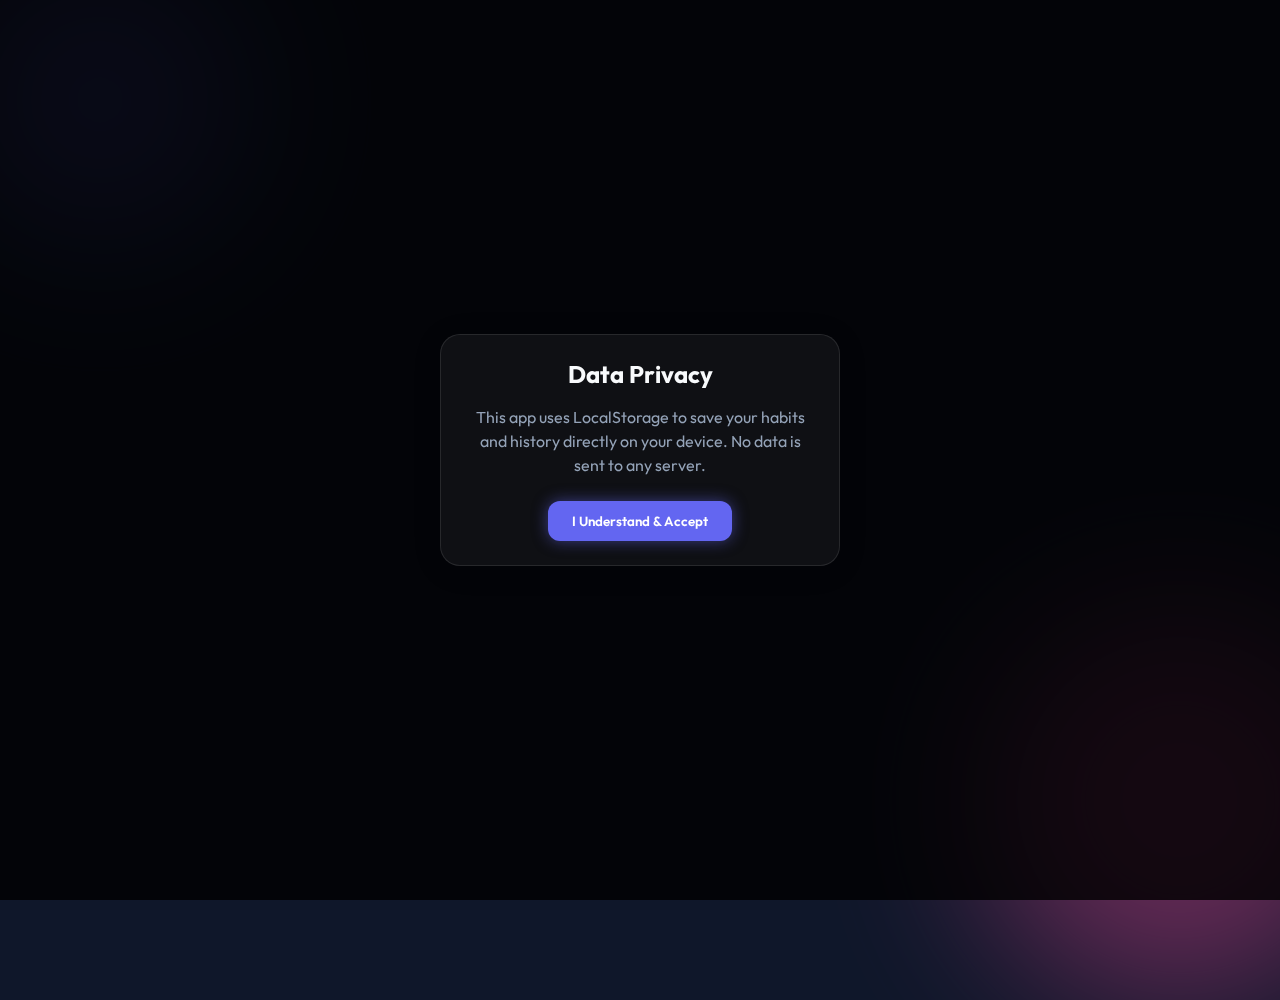
<file: DayTracker/index.html>
<!DOCTYPE html>
<html lang="en">

<head>
    <meta charset="UTF-8">
    <meta name="viewport" content="width=device-width, initial-scale=1.0">
    <title>Day Tracker</title>
    <link rel="stylesheet" href="style.css">
    <link rel="preconnect" href="https://fonts.googleapis.com">
    <link rel="preconnect" href="https://fonts.gstatic.com" crossorigin>
    <link href="https://fonts.googleapis.com/css2?family=Outfit:wght@300;400;500;600;700&display=swap" rel="stylesheet">
</head>

<body>
    <!-- Background Elements -->
    <div class="bg-orb orb-1"></div>
    <div class="bg-orb orb-2"></div>

    <!-- Consent Modal -->
    <div id="consent-modal" class="modal-overlay">
        <div class="modal-content glass-panel">
            <h2>Data Privacy</h2>
            <p>This app uses LocalStorage to save your habits and history directly on your device. No data is sent to
                any server.</p>
            <div class="modal-actions">
                <button id="btn-accept-storage" class="btn-primary">I Understand & Accept</button>
            </div>
        </div>
    </div>

    <!-- User Selection / Login -->
    <div id="login-screen" class="screen hidden">
        <div class="glass-panel login-panel">
            <h1>Day Tracker</h1>
            <p>Select or create a profile</p>
            <div id="user-list" class="user-list">
                <!-- User buttons injected here -->
            </div>
            <div class="new-user-form">
                <input type="text" id="new-username" placeholder="New Profile Name" maxlength="15">
                <button id="btn-create-user" class="btn-icon">+</button>
            </div>
        </div>
    </div>

    <!-- Main App Dashboard -->
    <div id="app-dashboard" class="screen hidden">
        <header class="app-header glass-panel">
            <div class="header-top">
                <h2 id="current-user-display">User</h2>
                <button id="btn-logout" class="btn-text">Switch User</button>
            </div>
        </header>

        <main class="app-content">
            <!-- Input Section -->
            <section class="input-section glass-panel">
                <div class="date-input-row">
                    <label for="date-picker">Date:</label>
                    <input type="date" id="date-picker">
                </div>

                <div class="time-selector">
                    <button class="time-btn active" data-time="Morning">Morning</button>
                    <button class="time-btn" data-time="Noon">Noon</button>
                    <button class="time-btn" data-time="Evening">Evening</button>
                    <button class="time-btn" data-time="Night">Night</button>
                </div>

                <div class="category-tabs">
                    <button class="cat-btn active" data-cat="Eating">🍔 Eating</button>
                    <button class="cat-btn" data-cat="Toilette">🚽 Toilette</button>
                    <button class="cat-btn" data-cat="Sports">🏃 Sports</button>
                    <button class="cat-btn" data-cat="Mood">😊 Mood</button>
                    <button class="cat-btn" data-cat="Sleeping">😴 Sleeping</button>
                </div>

                <div class="entry-form">
                    <div class="emoji-picker" id="emoji-options">
                        <!-- Emojis injected based on category -->
                    </div>
                    <textarea id="entry-text" placeholder="Add details..."></textarea>
                    <button id="btn-save-entry" class="btn-primary full-width">Save Entry</button>
                    <button id="btn-cancel-edit" class="btn-secondary full-width hidden">Cancel Edit</button>
                </div>
            </section>

            <!-- History Feed -->
            <section class="history-section">
                <h3>Activity Log</h3>
                <div id="activity-feed" class="feed-list">
                    <!-- Entries injected here -->
                </div>
            </section>
        </main>
    </div>

    <script src="script.js"></script>
</body>

</html>
</file>
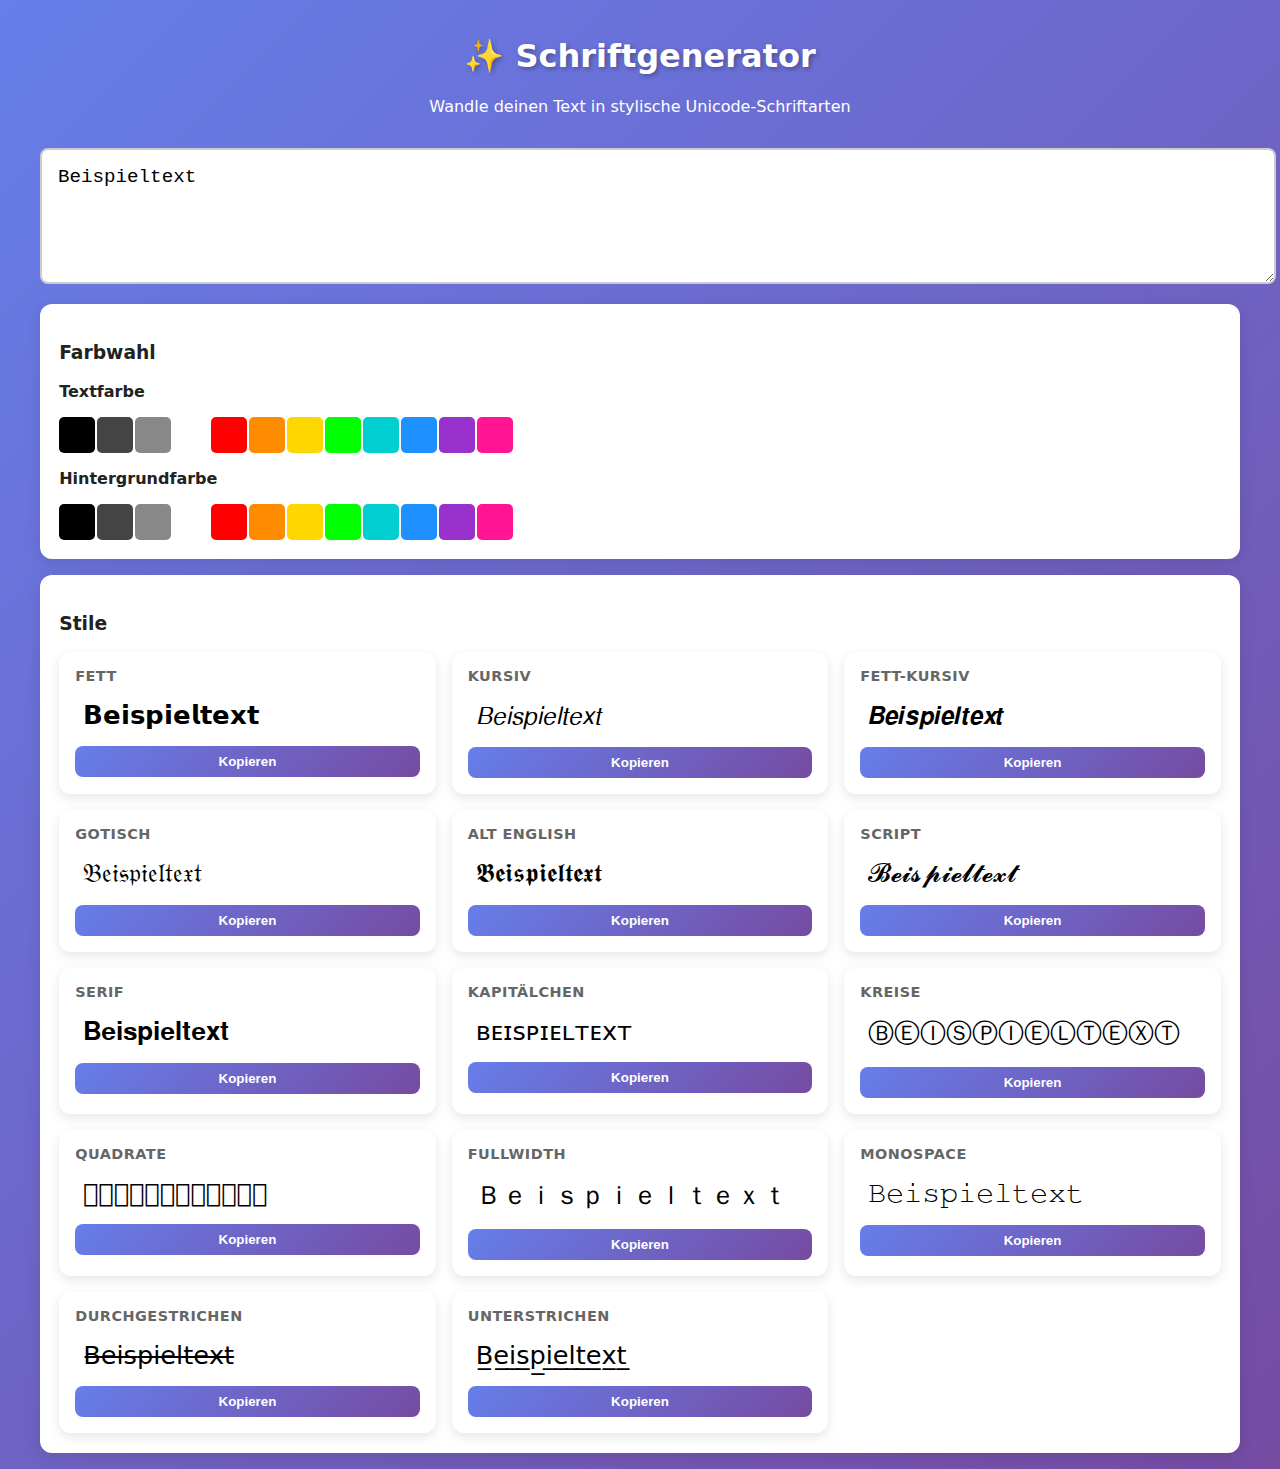
<file: font-generator.html>
<!DOCTYPE html>
<html lang="de">
<head>
<meta charset="UTF-8" />
<meta name="viewport" content="width=device-width, initial-scale=1" />
<title>Schriftgenerator – StyleText</title>
<style>
body {
  font-family: system-ui, "Segoe UI", sans-serif;
  background: linear-gradient(135deg, #667eea, #764ba2);
  color: #222;
  margin: 0;
  padding: 1rem;
  min-height: 100vh;
}
.container { max-width: 1200px; margin: 0 auto; }
h1 { text-align:center; color:white; text-shadow:2px 2px 5px rgba(0,0,0,0.3); }
.subtitle { text-align:center; color:white; margin-bottom:2rem; }
textarea {
  width:100%; min-height:100px; padding:1rem; font-size:1.2rem;
  border:2px solid #ccc; border-radius:8px; resize:vertical;
}
.controls, .styles { background:white; border-radius:12px; padding:1.2rem; margin-top:1rem; box-shadow:0 4px 16px rgba(0,0,0,0.1); }
.color-grid { display:grid; grid-template-columns:repeat(auto-fill,32px); gap:6px; }
.color-option {
  width:32px; height:32px; border-radius:5px; cursor:pointer;
  border:2px solid transparent; transition:transform .2s;
}
.color-option:hover { transform:scale(1.1); }
.color-option.selected { border-color:#667eea; box-shadow:0 0 0 2px white, 0 0 0 4px #667eea; }
.styles-container { display:grid; grid-template-columns:repeat(auto-fill,minmax(280px,1fr)); gap:1rem; margin-top:1rem; }
.style-card {
  background:#fff; border-radius:12px; padding:1rem; box-shadow:0 4px 12px rgba(0,0,0,0.1);
  display:flex; flex-direction:column; gap:0.5rem;
}
.style-card h3 { margin:0; font-size:0.9rem; color:#666; text-transform:uppercase; letter-spacing:0.5px; }
.converted-text {
  font-size:1.6rem; user-select:all; padding:0.5rem; border-radius:8px;
  word-break:break-word; transition:background .3s, color .3s;
}
button {
  background:linear-gradient(135deg,#667eea,#764ba2); color:#fff; border:none;
  border-radius:8px; padding:0.5rem 1rem; cursor:pointer;
  font-weight:600; transition:transform .2s;
}
button:hover { transform:translateY(-1px); box-shadow:0 4px 10px rgba(0,0,0,0.2); }
#toast {
  position:fixed; bottom:40px; left:50%; transform:translateX(-50%);
  background:#323232; color:white; padding:1rem 1.5rem; border-radius:8px;
  visibility:hidden; opacity:0; transition:opacity .4s;
}
#toast.show { visibility:visible; opacity:1; }
</style>
</head>
<body>
<div class="container">
  <h1>✨ Schriftgenerator</h1>
  <p class="subtitle">Wandle deinen Text in stylische Unicode-Schriftarten</p>

  <textarea id="inputText" placeholder="Gib deinen Text ein...">Beispieltext</textarea>

  <div class="controls">
    <h3>Farbwahl</h3>
    <p><strong>Textfarbe</strong></p>
    <div class="color-grid" id="textGrid"></div>
    <p><strong>Hintergrundfarbe</strong></p>
    <div class="color-grid" id="bgGrid"></div>
  </div>

  <div class="styles">
    <h3>Stile</h3>
    <div class="styles-container" id="styles"></div>
  </div>
</div>
<div id="toast">✓ Kopiert!</div>

<script>
const stylesContainer=document.getElementById("styles");
const input=document.getElementById("inputText");
const toast=document.getElementById("toast");
let textColor="#000", bgColor="transparent";
const colors=["#000000","#444","#888","#fff","#ff0000","#ff8c00","#ffd700","#00ff00","#00ced1","#1e90ff","#9932cc","#ff1493"];
const textGrid=document.getElementById("textGrid");
const bgGrid=document.getElementById("bgGrid");

function buildPalette(grid,type){
  colors.forEach(c=>{
    const el=document.createElement("div");
    el.className="color-option";
    el.style.background=c;
    el.onclick=()=>{
      if(type==="text"){textColor=c; setSelected(grid,el);}else{bgColor=c; setSelected(grid,el);}
      refresh();
    };
    grid.appendChild(el);
  });
}
function setSelected(grid,el){grid.querySelectorAll(".color-option").forEach(e=>e.classList.remove("selected"));el.classList.add("selected");}
buildPalette(textGrid,"text"); buildPalette(bgGrid,"bg");

const fonts=[
  ["Fett","𝗔𝗕𝗖𝟭𝟮𝟯"],
  ["Kursiv","𝘈𝘣𝘤"],
  ["Fett-Kursiv","𝘼𝙗𝙘"],
  ["Gotisch","𝔄𝔟𝔠"],
  ["Alt English","𝕬𝖇𝖈"],
  ["Script","𝓐𝓫𝓬"],
  ["Serif","𝐀𝐛𝐜"],
  ["Kapitälchen","ᴀʙᴄ"],
  ["Kreise","Ⓐⓑⓒ"],
  ["Quadrate","🄰🄱🄲"],
  ["Fullwidth","ＡＢＣ"],
  ["Monospace","𝙰𝚋𝚌"],
  ["Durchgestrichen","A̶B̶C̶"],
  ["Unterstrichen","A̲B̲C̲"]
];

function convert(text,type){
  const maps={
    bold:["𝗔","𝗭","𝗮","𝘇"], italic:["𝘈","𝘡","𝘢","𝘻"],
    boldItalic:["𝘼","𝙕","𝙖","𝙯"], serif:["𝐀","𝐙","𝐚","𝐳"],
    monospace:["𝙰","𝚉","𝚊","𝚣"], fullwidth:["Ａ","Ｚ","ａ","ｚ"],
    script:["𝓐","𝓩","𝓪","𝔃"], fraktur:["𝔄","ℨ","𝔞","𝔷"], alt:["𝕬","𝖅","𝖆","𝖟"]
  };
  const map=maps[type];
  if(!map)return text;
  const [A,Z,a,z]=map;
  let out="";
  for(const ch of text){
    const code=ch.charCodeAt(0);
    if(code>=65&&code<=90) out+=String.fromCodePoint(code+(A.codePointAt(0)-65));
    else if(code>=97&&code<=122) out+=String.fromCodePoint(code+(a.codePointAt(0)-97));
    else out+=ch;
  }
  return out;
}

function copyText(t){navigator.clipboard.writeText(t);toast.classList.add("show");setTimeout(()=>toast.classList.remove("show"),1500);}

function refresh(){
  stylesContainer.innerHTML="";
  const val=input.value||"Beispieltext";
  fonts.forEach(([name,sample])=>{
    const div=document.createElement("div");
    div.className="style-card";
    const h3=document.createElement("h3");
    h3.textContent=name;
    const p=document.createElement("div");
    p.className="converted-text";
    p.style.color=textColor;
    p.style.background=bgColor;
    p.textContent=(() => {
      switch(name){
        case "Fett": return convert(val,"bold");
        case "Kursiv": return convert(val,"italic");
        case "Fett-Kursiv": return convert(val,"boldItalic");
        case "Gotisch": return convert(val,"fraktur");
        case "Alt English": return convert(val,"alt");
        case "Script": return convert(val,"script");
        case "Serif": return convert(val,"serif");
        case "Monospace": return convert(val,"monospace");
        case "Fullwidth": return convert(val,"fullwidth");
        case "Kapitälchen": return val.toUpperCase().replace(/[A-Z]/g,ch=>"ᴀʙᴄᴅᴇғɢʜɪᴊᴋʟᴍɴᴏᴘǫʀsᴛᴜᴠᴡxʏᴢ"[ch.charCodeAt(0)-65]||ch);
        case "Kreise": return val.replace(/[A-Za-z]/g,ch=>String.fromCharCode(0x24B6+(ch.toUpperCase().charCodeAt(0)-65)));
        case "Quadrate": return val.replace(/[A-Za-z]/g,ch=>String.fromCharCode(0x1F130+(ch.toUpperCase().charCodeAt(0)-65)));
        case "Durchgestrichen": return val.split("").map(c=>c+"̶").join("");
        case "Unterstrichen": return val.split("").map(c=>c+"̲").join("");
        default: return val;
      }
    })();
    const btn=document.createElement("button");
    btn.textContent="Kopieren";
    btn.onclick=()=>copyText(p.textContent);
    div.append(h3,p,btn);
    stylesContainer.appendChild(div);
  });
}

input.addEventListener("input",refresh);
refresh();
</script>
</body>
</html>
</file>
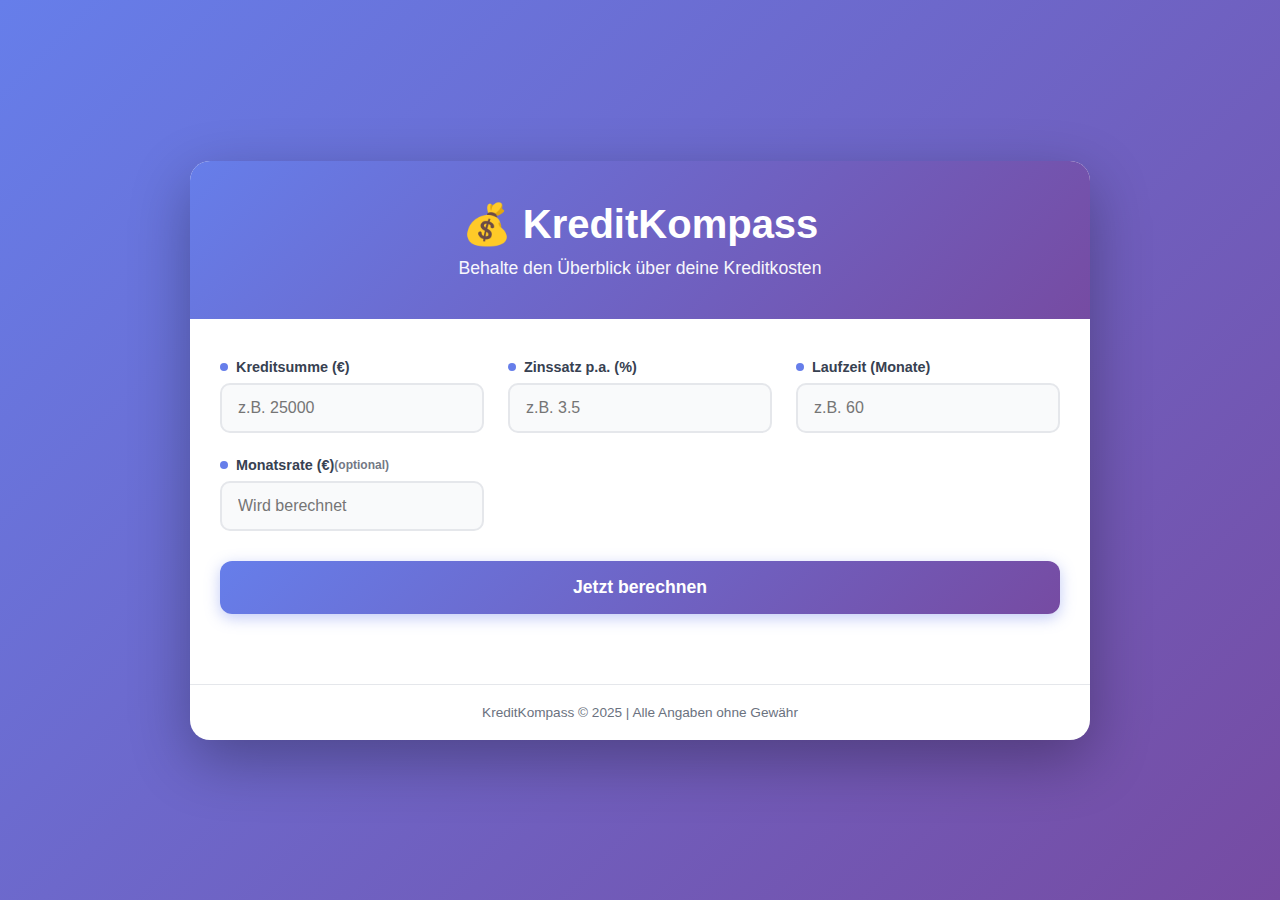
<file: KreditKompass.html>
<!DOCTYPE html>
<html lang="de">
<head>
    <meta charset="UTF-8">
    <meta name="viewport" content="width=device-width, initial-scale=1.0">
    <title>KreditKompass - Intelligenter Kreditrechner</title>
    <style>
        * {
            margin: 0;
            padding: 0;
            box-sizing: border-box;
        }

        body {
            font-family: -apple-system, BlinkMacSystemFont, 'Segoe UI', Roboto, 'Helvetica Neue', Arial, sans-serif;
            background: linear-gradient(135deg, #667eea 0%, #764ba2 100%);
            min-height: 100vh;
            padding: 20px;
            display: flex;
            align-items: center;
            justify-content: center;
        }

        .container {
            max-width: 900px;
            width: 100%;
            background: white;
            border-radius: 20px;
            box-shadow: 0 20px 60px rgba(0, 0, 0, 0.3);
            overflow: hidden;
        }

        .header {
            background: linear-gradient(135deg, #667eea 0%, #764ba2 100%);
            color: white;
            padding: 40px 30px;
            text-align: center;
        }

        .header h1 {
            font-size: 2.5rem;
            margin-bottom: 10px;
            font-weight: 700;
        }

        .header p {
            font-size: 1.1rem;
            opacity: 0.95;
        }

        .content {
            padding: 40px 30px;
        }

        .input-section {
            display: grid;
            grid-template-columns: repeat(auto-fit, minmax(250px, 1fr));
            gap: 24px;
            margin-bottom: 30px;
        }

        .input-group {
            display: flex;
            flex-direction: column;
        }

        .input-group label {
            font-size: 0.9rem;
            font-weight: 600;
            color: #374151;
            margin-bottom: 8px;
            display: flex;
            align-items: center;
        }

        .input-group label::before {
            content: '';
            display: inline-block;
            width: 8px;
            height: 8px;
            background: #667eea;
            border-radius: 50%;
            margin-right: 8px;
        }

        .input-group input {
            width: 100%;
            padding: 14px 16px;
            border: 2px solid #e5e7eb;
            border-radius: 10px;
            font-size: 1rem;
            transition: all 0.3s ease;
            background: #f9fafb;
        }

        .input-group input:focus {
            outline: none;
            border-color: #667eea;
            background: white;
            box-shadow: 0 0 0 3px rgba(102, 126, 234, 0.1);
        }

        .input-group input:hover {
            border-color: #9ca3af;
        }

        .btn-calculate {
            width: 100%;
            padding: 16px 32px;
            background: linear-gradient(135deg, #667eea 0%, #764ba2 100%);
            color: white;
            border: none;
            border-radius: 12px;
            font-size: 1.1rem;
            font-weight: 600;
            cursor: pointer;
            transition: all 0.3s ease;
            margin-bottom: 30px;
            box-shadow: 0 4px 15px rgba(102, 126, 234, 0.4);
        }

        .btn-calculate:hover {
            transform: translateY(-2px);
            box-shadow: 0 6px 20px rgba(102, 126, 234, 0.6);
        }

        .btn-calculate:active {
            transform: translateY(0);
        }

        .error-message {
            background: #fef2f2;
            border-left: 4px solid #ef4444;
            color: #991b1b;
            padding: 12px 16px;
            border-radius: 8px;
            margin-bottom: 20px;
            display: none;
        }

        .results {
            background: linear-gradient(135deg, #f3f4f6 0%, #e5e7eb 100%);
            border-radius: 16px;
            padding: 30px;
            display: none;
        }

        .results.show {
            display: block;
            animation: slideIn 0.5s ease;
        }

        @keyframes slideIn {
            from {
                opacity: 0;
                transform: translateY(20px);
            }
            to {
                opacity: 1;
                transform: translateY(0);
            }
        }

        .results h2 {
            color: #1f2937;
            font-size: 1.5rem;
            margin-bottom: 24px;
            text-align: center;
        }

        .result-grid {
            display: grid;
            grid-template-columns: repeat(auto-fit, minmax(200px, 1fr));
            gap: 20px;
        }

        .result-item {
            background: white;
            padding: 20px;
            border-radius: 12px;
            text-align: center;
            box-shadow: 0 2px 8px rgba(0, 0, 0, 0.05);
            transition: all 0.3s ease;
        }

        .result-item:hover {
            transform: translateY(-4px);
            box-shadow: 0 4px 12px rgba(0, 0, 0, 0.1);
        }

        .result-label {
            font-size: 0.85rem;
            color: #6b7280;
            margin-bottom: 8px;
            text-transform: uppercase;
            letter-spacing: 0.5px;
        }

        .result-value {
            font-size: 1.8rem;
            font-weight: 700;
            color: #667eea;
        }

        .result-summary {
            background: white;
            padding: 20px;
            border-radius: 12px;
            margin-top: 20px;
            border-left: 4px solid #667eea;
        }

        .result-summary p {
            color: #374151;
            line-height: 1.6;
            font-size: 0.95rem;
        }

        .footer {
            text-align: center;
            padding: 20px;
            color: #6b7280;
            font-size: 0.85rem;
            border-top: 1px solid #e5e7eb;
        }

        @media (max-width: 768px) {
            .header h1 {
                font-size: 2rem;
            }

            .header p {
                font-size: 1rem;
            }

            .content {
                padding: 30px 20px;
            }

            .input-section {
                grid-template-columns: 1fr;
            }
        }
    </style>
</head>
<body>
    <div class="container">
        <div class="header">
            <h1>💰 KreditKompass</h1>
            <p>Behalte den Überblick über deine Kreditkosten</p>
        </div>

        <div class="content">
            <div class="error-message" id="errorMessage">
                Bitte fülle alle Felder mit gültigen Werten aus.
            </div>

            <div class="input-section">
                <div class="input-group">
                    <label for="creditAmount">Kreditsumme (€)</label>
                    <input type="number" id="creditAmount" placeholder="z.B. 25000" min="0" step="100">
                </div>

                <div class="input-group">
                    <label for="interestRate">Zinssatz p.a. (%)</label>
                    <input type="number" id="interestRate" placeholder="z.B. 3.5" min="0" step="0.01">
                </div>

                <div class="input-group">
                    <label for="duration">Laufzeit (Monate)</label>
                    <input type="number" id="duration" placeholder="z.B. 60" min="1" step="1">
                </div>

                <div class="input-group">
                    <label for="monthlyRate">Monatsrate (€) <small style="opacity:0.7">(optional)</small></label>
                    <input type="number" id="monthlyRate" placeholder="Wird berechnet" min="0" step="10">
                </div>
            </div>

            <button class="btn-calculate" onclick="calculateCredit()">
                Jetzt berechnen
            </button>

            <div class="results" id="results">
                <h2>📊 Deine Kreditübersicht</h2>

                <div class="result-grid">
                    <div class="result-item">
                        <div class="result-label">Monatsrate</div>
                        <div class="result-value" id="displayRate">–</div>
                    </div>

                    <div class="result-item">
                        <div class="result-label">Gesamtzinsen</div>
                        <div class="result-value" id="displayInterest">–</div>
                    </div>

                    <div class="result-item">
                        <div class="result-label">Gesamtrückzahlung</div>
                        <div class="result-value" id="displayTotal">–</div>
                    </div>
                </div>

                <div class="result-summary">
                    <p id="summaryText"></p>
                </div>
            </div>
        </div>

        <div class="footer">
            KreditKompass © 2025 | Alle Angaben ohne Gewähr
        </div>
    </div>

    <script>
        function calculateCredit() {
            // Get input values
            const amount = parseFloat(document.getElementById('creditAmount').value);
            const interestYearly = parseFloat(document.getElementById('interestRate').value);
            const months = parseInt(document.getElementById('duration').value, 10);
            const manualRate = parseFloat(document.getElementById('monthlyRate').value);

            // Hide error message
            const errorMsg = document.getElementById('errorMessage');
            errorMsg.style.display = 'none';

            // Validate inputs
            if (!amount || amount <= 0 || !interestYearly || interestYearly < 0 || !months || months <= 0) {
                errorMsg.style.display = 'block';
                document.getElementById('results').classList.remove('show');
                return;
            }

            // Calculate monthly interest rate
            const interestMonthly = interestYearly / 100 / 12;

            // Calculate monthly rate using annuity formula
            let monthlyRate;
            if (manualRate && manualRate > 0) {
                monthlyRate = manualRate;
            } else {
                if (interestMonthly === 0) {
                    monthlyRate = amount / months;
                } else {
                    monthlyRate = amount * (interestMonthly / (1 - Math.pow(1 + interestMonthly, -months)));
                }
            }

            // Calculate totals
            const totalRepayment = monthlyRate * months;
            const totalInterest = totalRepayment - amount;

            // Display results
            document.getElementById('displayRate').textContent = formatCurrency(monthlyRate);
            document.getElementById('displayInterest').textContent = formatCurrency(totalInterest);
            document.getElementById('displayTotal').textContent = formatCurrency(totalRepayment);

            // Create summary text
            const interestPercentage = ((totalInterest / amount) * 100).toFixed(1);
            const summaryText = `Bei einem Kredit von ${formatCurrency(amount)} über ${months} Monate (${(months/12).toFixed(1)} Jahre) ` +
                              `mit ${interestYearly}% Zinsen p.a. zahlst du insgesamt ${formatCurrency(totalRepayment)} zurück. ` +
                              `Die Zinskosten betragen ${formatCurrency(totalInterest)}, das sind ${interestPercentage}% der Kreditsumme.`;

            document.getElementById('summaryText').textContent = summaryText;

            // Show results with animation
            document.getElementById('results').classList.add('show');
        }

        function formatCurrency(value) {
            return new Intl.NumberFormat('de-DE', {
                style: 'currency',
                currency: 'EUR',
                minimumFractionDigits: 2,
                maximumFractionDigits: 2
            }).format(value);
        }

        // Allow Enter key to trigger calculation
        document.querySelectorAll('input').forEach(input => {
            input.addEventListener('keypress', (e) => {
                if (e.key === 'Enter') {
                    calculateCredit();
                }
            });
        });

        // Clear manual rate when other fields change
        document.getElementById('creditAmount').addEventListener('input', clearManualRate);
        document.getElementById('interestRate').addEventListener('input', clearManualRate);
        document.getElementById('duration').addEventListener('input', clearManualRate);

        function clearManualRate() {
            document.getElementById('monthlyRate').value = '';
        }
    </script>
</body>
</html>
</file>
<file: DayTracker/style.css>
:root {
    /* Colors */
    --bg-dark: #0f172a;
    --primary: #6366f1;
    --primary-glow: rgba(99, 102, 241, 0.5);
    --glass-bg: rgba(255, 255, 255, 0.05);
    --glass-border: rgba(255, 255, 255, 0.1);
    --text-main: #f8fafc;
    --text-muted: #94a3b8;
    --danger: #ef4444;

    /* Spacing */
    --space-xs: 0.5rem;
    --space-sm: 0.75rem;
    --space-md: 1rem;
    --space-lg: 1.5rem;

    /* Radius */
    --radius-md: 12px;
    --radius-lg: 20px;
}

* {
    box-sizing: border-box;
    margin: 0;
    padding: 0;
    font-family: 'Outfit', sans-serif;
}

body {
    background-color: var(--bg-dark);
    color: var(--text-main);
    min-height: 100vh;
    overflow-x: hidden;
    position: relative;
}

/* Background Orbs */
.bg-orb {
    position: absolute;
    border-radius: 50%;
    filter: blur(80px);
    z-index: -1;
    opacity: 0.4;
}

.orb-1 {
    width: 300px;
    height: 300px;
    background: var(--primary);
    top: -50px;
    left: -50px;
}

.orb-2 {
    width: 400px;
    height: 400px;
    background: #ec4899;
    /* Pinkish */
    bottom: -100px;
    right: -100px;
}

/* Utility Classes */
.hidden {
    display: none !important;
}

.glass-panel {
    background: var(--glass-bg);
    backdrop-filter: blur(12px);
    -webkit-backdrop-filter: blur(12px);
    border: 1px solid var(--glass-border);
    border-radius: var(--radius-lg);
    padding: var(--space-lg);
    box-shadow: 0 4px 30px rgba(0, 0, 0, 0.1);
}

/* Buttons */
button {
    cursor: pointer;
    border: none;
    transition: all 0.2s ease;
}

.btn-primary {
    background: var(--primary);
    color: white;
    padding: var(--space-sm) var(--space-lg);
    border-radius: var(--radius-md);
    font-weight: 600;
    box-shadow: 0 0 15px var(--primary-glow);
}

.btn-primary:hover {
    transform: translateY(-2px);
    box-shadow: 0 0 25px var(--primary-glow);
}

.btn-secondary {
    background: transparent;
    border: 1px solid var(--glass-border);
    color: var(--text-muted);
    padding: var(--space-sm) var(--space-lg);
    border-radius: var(--radius-md);
}

.btn-icon {
    background: var(--glass-bg);
    color: var(--text-main);
    width: 40px;
    height: 40px;
    border-radius: 50%;
    display: flex;
    align-items: center;
    justify-content: center;
    font-size: 1.2rem;
}

.btn-icon:hover {
    background: var(--primary);
}

.full-width {
    width: 100%;
}

/* Modal */
.modal-overlay {
    position: fixed;
    top: 0;
    left: 0;
    width: 100%;
    height: 100%;
    background: rgba(0, 0, 0, 0.8);
    display: flex;
    align-items: center;
    justify-content: center;
    z-index: 1000;
}

.modal-content {
    max-width: 90%;
    width: 400px;
    text-align: center;
}

.modal-content h2 {
    margin-bottom: var(--space-md);
}

.modal-content p {
    color: var(--text-muted);
    margin-bottom: var(--space-lg);
    line-height: 1.5;
}

/* Login Screen */
.login-panel {
    max-width: 90%;
    width: 350px;
    margin: 10vh auto;
    text-align: center;
}

.user-list {
    display: flex;
    flex-direction: column;
    gap: var(--space-sm);
    margin: var(--space-lg) 0;
    max-height: 300px;
    overflow-y: auto;
}

.user-btn {
    background: rgba(255, 255, 255, 0.03);
    padding: var(--space-md);
    border-radius: var(--radius-md);
    color: var(--text-main);
    text-align: left;
    display: flex;
    justify-content: space-between;
    align-items: center;
}

.user-btn:hover {
    background: rgba(255, 255, 255, 0.1);
}

.new-user-form {
    display: flex;
    gap: var(--space-sm);
}

.new-user-form input {
    flex: 1;
    background: rgba(0, 0, 0, 0.2);
    border: 1px solid var(--glass-border);
    padding: var(--space-sm);
    border-radius: var(--radius-md);
    color: white;
}

/* Dashboard */
.app-header {
    margin: var(--space-md);
    padding: var(--space-md);
    display: flex;
    flex-direction: column;
    gap: var(--space-md);
}

.header-top {
    display: flex;
    justify-content: space-between;
    align-items: center;
}

/* Input Section */
.input-section {
    margin: var(--space-md);
}

.date-input-row {
    display: flex;
    align-items: center;
    gap: var(--space-md);
    margin-bottom: var(--space-md);
    background: rgba(0, 0, 0, 0.2);
    padding: var(--space-sm);
    border-radius: var(--radius-md);
}

#date-picker {
    background: transparent;
    border: none;
    color: white;
    font-size: 1rem;
    font-family: 'Outfit', sans-serif;
    flex: 1;
}

.time-selector {
    display: flex;
    gap: var(--space-xs);
    margin-bottom: var(--space-md);
    overflow-x: auto;
    padding-bottom: 5px;
}

.time-btn {
    flex: 1;
    background: transparent;
    border: 1px solid var(--glass-border);
    color: var(--text-muted);
    padding: var(--space-xs);
    border-radius: var(--radius-md);
    font-size: 0.9rem;
}

.time-btn.active {
    background: var(--primary);
    color: white;
    border-color: var(--primary);
}

.category-tabs {
    display: flex;
    gap: var(--space-xs);
    margin-bottom: var(--space-md);
    overflow-x: auto;
    padding-bottom: 5px;
}

.cat-btn {
    background: rgba(255, 255, 255, 0.03);
    color: var(--text-muted);
    padding: var(--space-sm) var(--space-md);
    border-radius: var(--radius-md);
    white-space: nowrap;
}

.cat-btn.active {
    background: white;
    color: var(--bg-dark);
    font-weight: 600;
}

.entry-form textarea {
    width: 100%;
    background: rgba(0, 0, 0, 0.2);
    border: 1px solid var(--glass-border);
    border-radius: var(--radius-md);
    padding: var(--space-md);
    color: white;
    margin-bottom: var(--space-md);
    min-height: 80px;
    resize: none;
}

.emoji-picker {
    display: flex;
    gap: var(--space-sm);
    margin-bottom: var(--space-md);
    flex-wrap: wrap;
}

.emoji-option {
    font-size: 1.5rem;
    padding: 5px;
    cursor: pointer;
    border-radius: 50%;
    transition: transform 0.2s;
}

.emoji-option:hover,
.emoji-option.selected {
    background: rgba(255, 255, 255, 0.1);
    transform: scale(1.2);
}

/* History Feed */
.history-section {
    margin: var(--space-md);
    padding-bottom: 50px;
}

.history-section h3 {
    margin-bottom: var(--space-md);
    color: var(--text-muted);
    font-size: 0.9rem;
    text-transform: uppercase;
    letter-spacing: 1px;
}

.feed-list {
    display: flex;
    flex-direction: column;
    gap: var(--space-md);
}

.feed-item {
    background: var(--glass-bg);
    border: 1px solid var(--glass-border);
    border-radius: var(--radius-md);
    padding: var(--space-md);
    display: flex;
    gap: var(--space-md);
    animation: fadeIn 0.3s ease;
}

@keyframes fadeIn {
    from {
        opacity: 0;
        transform: translateY(10px);
    }

    to {
        opacity: 1;
        transform: translateY(0);
    }
}

.feed-emoji {
    font-size: 2rem;
    background: rgba(255, 255, 255, 0.05);
    width: 50px;
    height: 50px;
    display: flex;
    align-items: center;
    justify-content: center;
    border-radius: 12px;
}

.feed-content {
    flex: 1;
}

.feed-header {
    display: flex;
    justify-content: space-between;
    margin-bottom: 5px;
}

.feed-time {
    font-size: 0.8rem;
    color: var(--primary);
    font-weight: 600;
}

.feed-cat {
    font-size: 0.8rem;
    color: var(--text-muted);
}

.feed-text {
    font-size: 0.95rem;
    line-height: 1.4;
}

.feed-actions {
    display: flex;
    gap: 10px;
    margin-top: 10px;
    justify-content: flex-end;
}

.action-btn {
    background: transparent;
    border: none;
    color: var(--text-muted);
    font-size: 0.8rem;
    cursor: pointer;
}

.action-btn:hover {
    color: white;
}
</file>
